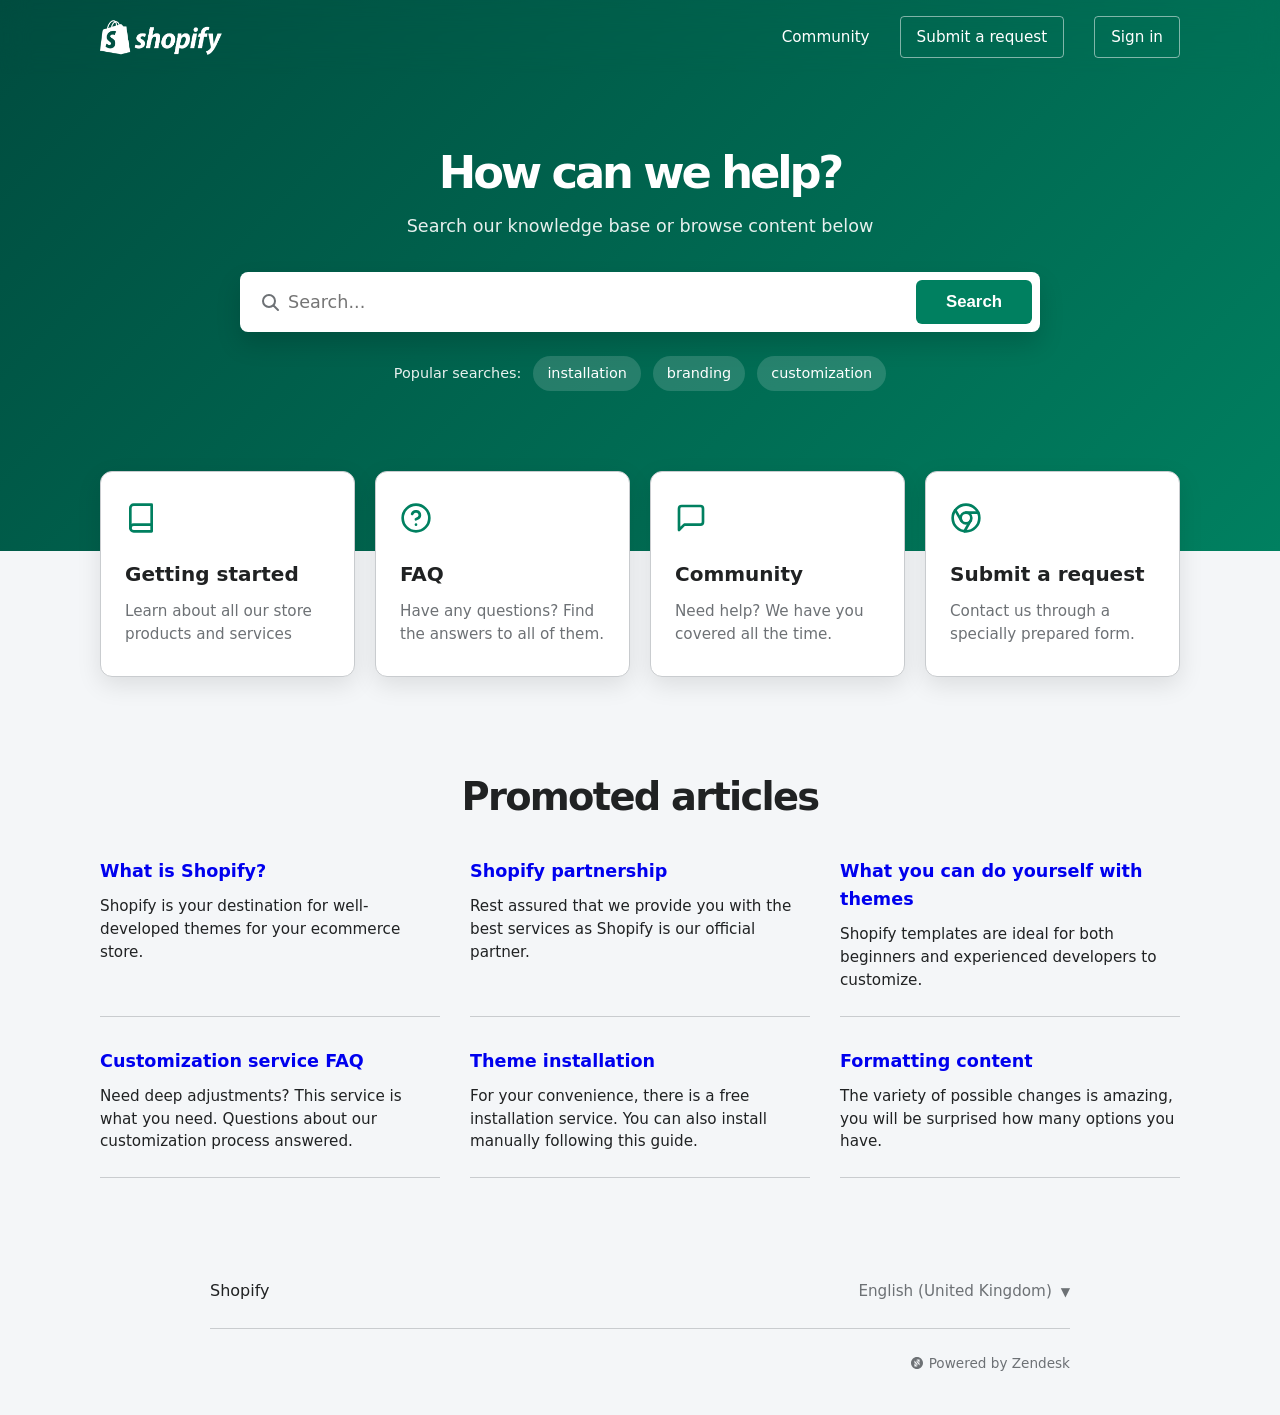
<file: index.html>
<!doctype html>
<html lang="en-GB">

<head>
  <meta charset="utf-8" />
  <meta name="viewport" content="width=device-width,initial-scale=1" />
  <title>Shopify Help Center</title>
  <link rel="stylesheet" href="assets/styles.css" />
</head>

<body>
  <a class="skip-link" href="#main">Skip to content</a>
  <header class="site-header site-header-dark" style="
        background: transparent;
        border: none;
        position: absolute;
        width: 100%;
      ">
    <nav class="nav nav-layout-alt" aria-label="Main" style="background: transparent; border: none">
      <a class="logo" href="index.html" style="color: #fff">
        <img src="assets/images/logo-white.png" alt="Shopify Logo" height="35" />
      </a>
      <div class="nav-links nav-links-alt nav-links-dark" style="color: #fff">
        <a href="#" style="color: #fff">Community</a>
        <a href="request.html" style="
              border: 1px solid rgba(255, 255, 255, 0.5);
              padding: 8px 16px;
              border-radius: 4px;
              color: #fff;
            ">Submit a request</a>
        <a href="#" style="
              border: 1px solid rgba(255, 255, 255, 0.5);
              padding: 8px 16px;
              border-radius: 4px;
              color: #fff;
            ">Sign in</a>
      </div>
    </nav>
  </header>
  <main id="main">
    <section class="hero-image-overlap">
      <div class="hero-overlap-content">
        <h1 style="
              color: #fff;
              text-align: center;
              font-size: 2.8rem;
              margin-bottom: 12px;
            ">
          How can we help?
        </h1>
        <p style="
              color: rgba(255, 255, 255, 0.9);
              text-align: center;
              margin-bottom: 32px;
              font-size: 1.1rem;
            ">
          Search our knowledge base or browse content below
        </p>

        <form class="hero-search-inline" data-search action="search.html">
          <svg class="search-icon" viewBox="0 0 20 20" fill="none" stroke="currentColor" stroke-width="2"
            stroke-linecap="round" stroke-linejoin="round">
            <circle cx="9" cy="9" r="6"></circle>
            <path d="M13.5 13.5L18 18"></path>
          </svg>
          <input type="search" placeholder="Search..." aria-label="Search" />
          <button type="submit" class="search-button-inline">Search</button>
        </form>

        <div class="popular-searches-inline">
          <span>Popular searches:</span>
          <a href="article.html" class="pill-dark">installation</a>
          <a href="article.html" class="pill-dark">branding</a>
          <a href="article.html" class="pill-dark">customization</a>
        </div>
      </div>
    </section>

    <section class="overlap-cards container">
      <div class="cards-grid-4">
        <a href="article.html" class="category-card-new">
          <div class="icon" style="color: var(--brand); margin-bottom: 16px">
            <svg width="32" height="32" viewBox="0 0 24 24" fill="none" stroke="currentColor" stroke-width="2"
              stroke-linecap="round" stroke-linejoin="round">
              <path d="M4 19.5A2.5 2.5 0 0 1 6.5 17H20"></path>
              <path d="M6.5 2H20v20H6.5A2.5 2.5 0 0 1 4 19.5v-15A2.5 2.5 0 0 1 6.5 2z"></path>
            </svg>
          </div>
          <h3>Getting started</h3>
          <p>Learn about all our store products and services</p>
        </a>
        <a href="article.html" class="category-card-new">
          <div class="icon" style="color: var(--brand); margin-bottom: 16px">
            <svg width="32" height="32" viewBox="0 0 24 24" fill="none" stroke="currentColor" stroke-width="2"
              stroke-linecap="round" stroke-linejoin="round">
              <circle cx="12" cy="12" r="10"></circle>
              <path d="M9.09 9a3 3 0 0 1 5.83 1c0 2-3 3-3 3"></path>
              <line x1="12" y1="17" x2="12.01" y2="17"></line>
            </svg>
          </div>
          <h3>FAQ</h3>
          <p>Have any questions? Find the answers to all of them.</p>
        </a>
        <a href="#" class="category-card-new">
          <div class="icon" style="color: var(--brand); margin-bottom: 16px">
            <svg width="32" height="32" viewBox="0 0 24 24" fill="none" stroke="currentColor" stroke-width="2"
              stroke-linecap="round" stroke-linejoin="round">
              <path d="M21 15a2 2 0 0 1-2 2H7l-4 4V5a2 2 0 0 1 2-2h14a2 2 0 0 1 2 2z"></path>
            </svg>
          </div>
          <h3>Community</h3>
          <p>Need help? We have you covered all the time.</p>
        </a>
        <a href="request.html" class="category-card-new">
          <div class="icon" style="color: var(--brand); margin-bottom: 16px">
            <svg width="32" height="32" viewBox="0 0 24 24" fill="none" stroke="currentColor" stroke-width="2"
              stroke-linecap="round" stroke-linejoin="round">
              <circle cx="12" cy="12" r="10"></circle>
              <circle cx="12" cy="12" r="4"></circle>
              <line x1="21.17" y1="8" x2="12" y2="8"></line>
              <line x1="3.95" y1="6.06" x2="8.54" y2="14"></line>
              <line x1="10.88" y1="21.94" x2="15.46" y2="14"></line>
            </svg>
          </div>
          <h3>Submit a request</h3>
          <p>Contact us through a specially prepared form.</p>
        </a>
      </div>
    </section>

    <section class="promoted-section container" style="padding: 60px 20px">
      <h2 class="section-title-center" style="text-align: center; margin-bottom: 40px">
        Promoted articles
      </h2>

      <div class="promoted-grid-3">
        <div class="promoted-article">
          <a href="article.html" class="promoted-title">What is Shopify?</a>
          <p class="promoted-snippet">
            Shopify is your destination for well-developed themes for your
            ecommerce store.
          </p>
        </div>
        <div class="promoted-article">
          <a href="article.html" class="promoted-title">Shopify partnership</a>
          <p class="promoted-snippet">
            Rest assured that we provide you with the best services as Shopify
            is our official partner.
          </p>
        </div>
        <div class="promoted-article">
          <a href="article.html" class="promoted-title">What you can do yourself with themes</a>
          <p class="promoted-snippet">
            Shopify templates are ideal for both beginners and experienced
            developers to customize.
          </p>
        </div>
        <div class="promoted-article">
          <a href="article.html" class="promoted-title">Customization service FAQ</a>
          <p class="promoted-snippet">
            Need deep adjustments? This service is what you need. Questions
            about our customization process answered.
          </p>
        </div>
        <div class="promoted-article">
          <a href="article.html" class="promoted-title">Theme installation</a>
          <p class="promoted-snippet">
            For your convenience, there is a free installation service. You
            can also install manually following this guide.
          </p>
        </div>
        <div class="promoted-article">
          <a href="article.html" class="promoted-title">Formatting content</a>
          <p class="promoted-snippet">
            The variety of possible changes is amazing, you will be surprised
            how many options you have.
          </p>
        </div>
      </div>
    </section>
  </main>

  <footer class="site-footer">
    <div class="footer-inner footer-inner-alt">
      <span>Shopify</span>
      <div class="footer-right">
        <span class="language-selector">English (United Kingdom) <span class="arrow">&#x25BC;</span></span>
      </div>
    </div>
    <div class="powered-by powered-by-alt">
      <a href="https://www.zendesk.com">
        <svg viewBox="0 0 26 26" width="12" height="12">
          <path
            d="M13 0C5.8 0 0 5.8 0 13s5.8 13 13 13 13-5.8 13-13S20.2 0 13 0zm5.6 18.2L12 11V7l6.6 7.2v4zm0-5.8L12 5.2h6.6v7.2zM7.4 7.8L14 15v4L7.4 11.8v-4zm0 5.8l6.6 7.2H7.4V13.6z"
            fill="currentColor" />
        </svg>
        Powered by Zendesk
      </a>
    </div>
  </footer>
  <script src="assets/script.js"></script>
</body>

</html>
</file>
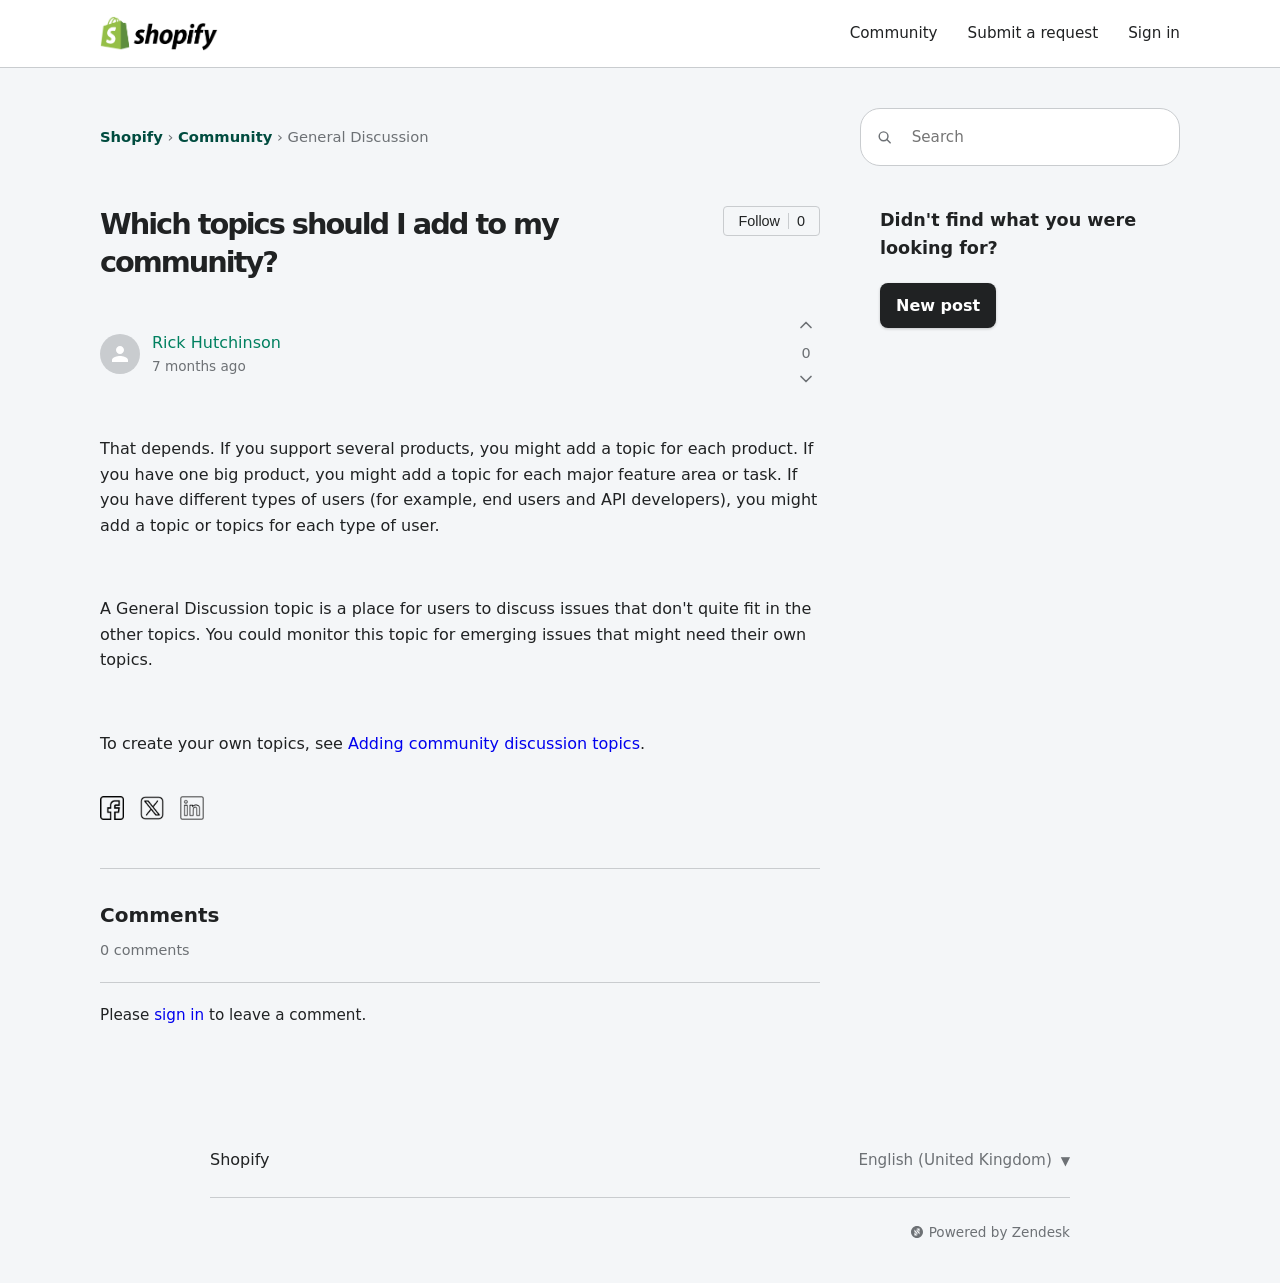
<file: article.html>
<!doctype html>
<html lang="en-GB">
  <head>
    <meta charset="utf-8" />
    <meta name="viewport" content="width=device-width,initial-scale=1" />
    <title>Adding products to your store | Shopify Help Center</title>
    <link rel="stylesheet" href="assets/styles.css" />
  </head>
  <body>
    <a class="skip-link" href="#main">Skip to content</a>
    <header class="site-header">
      <nav class="nav nav-layout-alt" aria-label="Main">
        <a class="logo" href="index.html">
          <img
            src="assets/images/logo-dark.png"
            alt="Shopify Logo"
            height="35"
          />
        </a>
        <div class="nav-links nav-links-alt">
          <a href="#">Community</a>
          <a href="request.html">Submit a request</a>
          <a href="#">Sign in</a>
        </div>
      </nav>
    </header>
    <main id="main" class="container">
      <div class="article-subheader">
        <div class="breadcrumbs breadcrumbs-alt">
          <a href="index.html">Shopify</a> <span class="divider">›</span>
          <a href="#">Community</a> <span class="divider">›</span>
          General Discussion
        </div>
        <form class="article-search" action="search.html">
          <svg
            class="search-icon"
            viewBox="0 0 20 20"
            fill="none"
            stroke="currentColor"
            stroke-width="2"
            stroke-linecap="round"
            stroke-linejoin="round"
          >
            <circle cx="9" cy="9" r="6"></circle>
            <path d="M13.5 13.5L18 18"></path>
          </svg>
          <input type="search" placeholder="Search" aria-label="Search" />
        </form>
      </div>

      <div class="article-layout-new">
        <article class="article-content">
          <div class="article-header">
            <h1 class="article-title">
              Which topics should I add to my community?
            </h1>
            <button class="button-outline follow-btn">
              Follow <span class="follow-count">0</span>
            </button>
          </div>

          <div class="article-meta-block">
            <div class="author-info">
              <div class="author-avatar">
                <svg viewBox="0 0 24 24" fill="currentColor">
                  <path
                    d="M12 12c2.21 0 4-1.79 4-4s-1.79-4-4-4-4 1.79-4 4 1.79 4 4 4zm0 2c-2.67 0-8 1.34-8 4v2h16v-2c0-2.66-5.33-4-8-4z"
                  />
                </svg>
              </div>
              <div class="author-details">
                <a href="#" class="author-name">Rick Hutchinson</a>
                <span class="article-date">7 months ago</span>
              </div>
            </div>
            <div class="article-voting">
              <button aria-label="Upvote" class="vote-btn">
                <svg
                  viewBox="0 0 24 24"
                  fill="none"
                  stroke="currentColor"
                  stroke-width="2"
                  stroke-linecap="round"
                  stroke-linejoin="round"
                >
                  <polyline points="18 15 12 9 6 15"></polyline>
                </svg>
              </button>
              <span class="vote-count">0</span>
              <button aria-label="Downvote" class="vote-btn">
                <svg
                  viewBox="0 0 24 24"
                  fill="none"
                  stroke="currentColor"
                  stroke-width="2"
                  stroke-linecap="round"
                  stroke-linejoin="round"
                >
                  <polyline points="6 9 12 15 18 9"></polyline>
                </svg>
              </button>
            </div>
          </div>

          <div class="article-body">
            <p>
              That depends. If you support several products, you might add a
              topic for each product. If you have one big product, you might add
              a topic for each major feature area or task. If you have different
              types of users (for example, end users and API developers), you
              might add a topic or topics for each type of user.
            </p>
            <br />
            <p>
              A General Discussion topic is a place for users to discuss issues
              that don't quite fit in the other topics. You could monitor this
              topic for emerging issues that might need their own topics.
            </p>
            <br />
            <p>
              To create your own topics, see
              <a href="#">Adding community discussion topics</a>.
            </p>
          </div>

          <div class="article-share">
            <a href="#" aria-label="Share on Facebook">
              <img
                src="assets/images/facebook.png"
                alt="Facebook"
                width="24"
                height="24"
              />
            </a>
            <a href="#" aria-label="Share on X">
              <img
                src="assets/images/twitter.png"
                alt="X (Twitter)"
                width="24"
                height="24"
              />
            </a>
            <a href="#" aria-label="Share on LinkedIn">
              <img
                src="assets/images/linkedin.png"
                alt="LinkedIn"
                width="24"
                height="24"
              />
            </a>
          </div>

          <hr class="article-divider" />

          <div class="article-comments">
            <h3>Comments</h3>
            <p class="comments-meta">0 comments</p>
            <hr class="article-divider" style="margin: 20px 0" />
            <div class="comments-login">
              Please <a href="#">sign in</a> to leave a comment.
            </div>
          </div>
        </article>

        <aside class="article-sidebar-new">
          <h3>Didn't find what you were looking for?</h3>
          <a href="request.html" class="button">New post</a>
        </aside>
      </div>
    </main>
    <footer class="site-footer">
      <div class="footer-inner footer-inner-alt">
        <span>Shopify</span>
        <div class="footer-right">
          <span class="language-selector"
            >English (United Kingdom) <span class="arrow">&#x25BC;</span></span
          >
        </div>
      </div>
      <div class="powered-by powered-by-alt">
        <a href="https://www.zendesk.com">
          <svg viewBox="0 0 26 26" width="12" height="12">
            <path
              d="M13 0C5.8 0 0 5.8 0 13s5.8 13 13 13 13-5.8 13-13S20.2 0 13 0zm5.6 18.2L12 11V7l6.6 7.2v4zm0-5.8L12 5.2h6.6v7.2zM7.4 7.8L14 15v4L7.4 11.8v-4zm0 5.8l6.6 7.2H7.4V13.6z"
              fill="currentColor"
            />
          </svg>
          Powered by Zendesk
        </a>
      </div>
    </footer>
  </body>
</html>
</file>
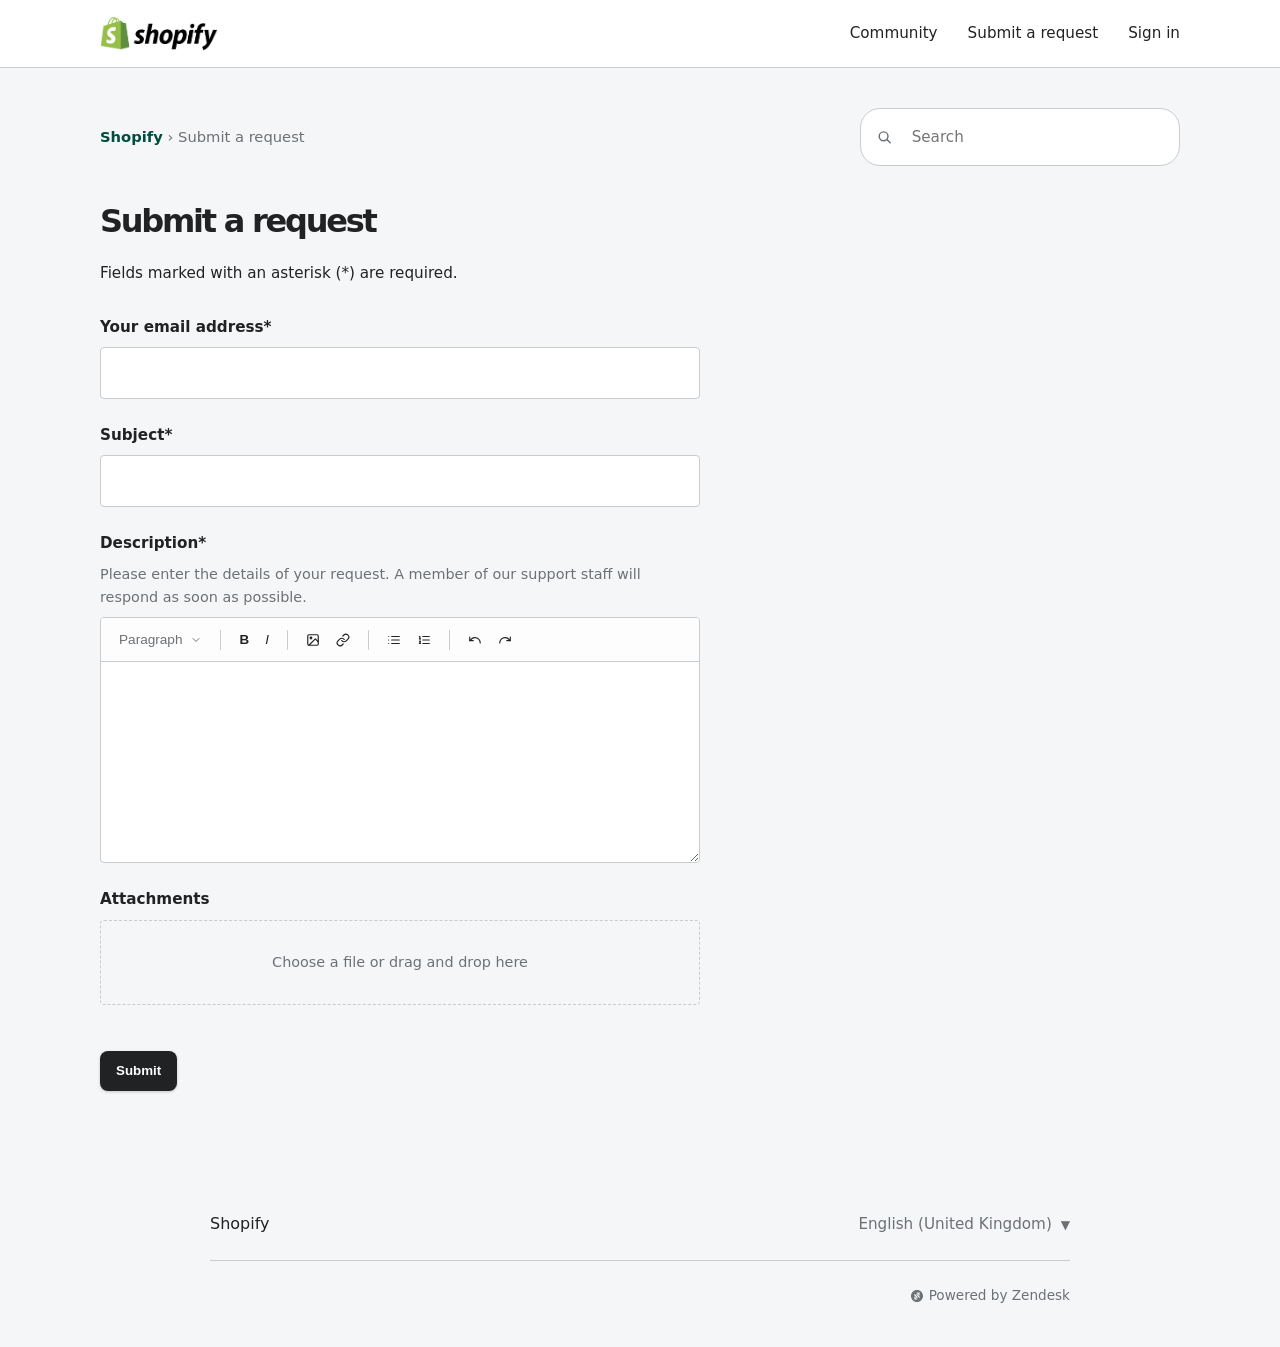
<file: request.html>
<!doctype html>
<html lang="en-GB">
  <head>
    <meta charset="utf-8" />
    <meta name="viewport" content="width=device-width,initial-scale=1" />
    <title>Submit a request | Shopify Help Center</title>
    <link rel="stylesheet" href="assets/styles.css" />
  </head>

  <body>
    <a class="skip-link" href="#main">Skip to content</a>
    <header class="site-header">
      <nav class="nav nav-layout-alt" aria-label="Main">
        <a class="logo" href="index.html">
          <img
            src="assets/images/logo-dark.png"
            alt="Shopify Logo"
            height="35"
          />
        </a>
        <div class="nav-links nav-links-alt">
          <a href="#">Community</a>
          <a href="request.html">Submit a request</a>
          <a href="#">Sign in</a>
        </div>
      </nav>
    </header>
    <main id="main" class="container">
      <div class="article-subheader">
        <div class="breadcrumbs breadcrumbs-alt">
          <a href="index.html">Shopify</a> <span class="divider">›</span>
          Submit a request
        </div>
        <form class="article-search" action="search.html">
          <svg
            class="search-icon"
            viewBox="0 0 20 20"
            fill="none"
            stroke="currentColor"
            stroke-width="2"
            stroke-linecap="round"
            stroke-linejoin="round"
          >
            <circle cx="9" cy="9" r="6"></circle>
            <path d="M13.5 13.5L18 18"></path>
          </svg>
          <input type="search" placeholder="Search" aria-label="Search" />
        </form>
      </div>

      <div class="request-layout-new">
        <h1 class="request-title">Submit a request</h1>
        <p class="request-required-text">
          Fields marked with an asterisk (*) are required.
        </p>

        <form data-request-form novalidate class="request-form-new">
          <div class="field-new">
            <label for="email">Your email address*</label>
            <input
              id="email"
              name="email"
              type="email"
              autocomplete="email"
              required
            />
          </div>

          <div class="field-new">
            <label for="subject">Subject*</label>
            <input id="subject" name="subject" required />
          </div>

          <div class="field-new">
            <label for="message">Description*</label>
            <p class="hint-new">
              Please enter the details of your request. A member of our support
              staff will respond as soon as possible.
            </p>
            <div class="wysiwyg-editor">
              <div class="wysiwyg-toolbar">
                <button
                  type="button"
                  class="toolbar-btn text-dropdown"
                  data-command="formatBlock"
                  data-value="P"
                >
                  Paragraph
                  <svg
                    viewBox="0 0 24 24"
                    width="12"
                    height="12"
                    fill="none"
                    stroke="currentColor"
                    stroke-width="2"
                    stroke-linecap="round"
                    stroke-linejoin="round"
                  >
                    <polyline points="6 9 12 15 18 9"></polyline>
                  </svg>
                </button>
                <div class="toolbar-divider"></div>
                <button
                  type="button"
                  class="toolbar-btn"
                  aria-label="Bold"
                  data-command="bold"
                >
                  <strong>B</strong>
                </button>
                <button
                  type="button"
                  class="toolbar-btn"
                  aria-label="Italic"
                  data-command="italic"
                >
                  <em>I</em>
                </button>
                <div class="toolbar-divider"></div>
                <button
                  type="button"
                  class="toolbar-btn"
                  aria-label="Insert Image"
                  data-command="insertImage"
                >
                  <svg
                    viewBox="0 0 24 24"
                    width="14"
                    height="14"
                    fill="none"
                    stroke="currentColor"
                    stroke-width="2"
                    stroke-linecap="round"
                    stroke-linejoin="round"
                  >
                    <rect
                      x="3"
                      y="3"
                      width="18"
                      height="18"
                      rx="2"
                      ry="2"
                    ></rect>
                    <circle cx="8.5" cy="8.5" r="1.5"></circle>
                    <polyline points="21 15 16 10 5 21"></polyline>
                  </svg>
                </button>
                <button
                  type="button"
                  class="toolbar-btn"
                  aria-label="Link"
                  data-command="createLink"
                >
                  <svg
                    viewBox="0 0 24 24"
                    width="14"
                    height="14"
                    fill="none"
                    stroke="currentColor"
                    stroke-width="2"
                    stroke-linecap="round"
                    stroke-linejoin="round"
                  >
                    <path
                      d="M10 13a5 5 0 0 0 7.54.54l3-3a5 5 0 0 0-7.07-7.07l-1.72 1.71"
                    ></path>
                    <path
                      d="M14 11a5 5 0 0 0-7.54-.54l-3 3a5 5 0 0 0 7.07 7.07l1.71-1.71"
                    ></path>
                  </svg>
                </button>
                <div class="toolbar-divider"></div>
                <button
                  type="button"
                  class="toolbar-btn"
                  aria-label="Bulleted List"
                  data-command="insertUnorderedList"
                >
                  <svg
                    viewBox="0 0 24 24"
                    width="14"
                    height="14"
                    fill="none"
                    stroke="currentColor"
                    stroke-width="2"
                    stroke-linecap="round"
                    stroke-linejoin="round"
                  >
                    <line x1="8" y1="6" x2="21" y2="6"></line>
                    <line x1="8" y1="12" x2="21" y2="12"></line>
                    <line x1="8" y1="18" x2="21" y2="18"></line>
                    <line x1="3" y1="6" x2="3.01" y2="6"></line>
                    <line x1="3" y1="12" x2="3.01" y2="12"></line>
                    <line x1="3" y1="18" x2="3.01" y2="18"></line>
                  </svg>
                </button>
                <button
                  type="button"
                  class="toolbar-btn"
                  aria-label="Numbered List"
                  data-command="insertOrderedList"
                >
                  <svg
                    viewBox="0 0 24 24"
                    width="14"
                    height="14"
                    fill="none"
                    stroke="currentColor"
                    stroke-width="2"
                    stroke-linecap="round"
                    stroke-linejoin="round"
                  >
                    <line x1="10" y1="6" x2="21" y2="6"></line>
                    <line x1="10" y1="12" x2="21" y2="12"></line>
                    <line x1="10" y1="18" x2="21" y2="18"></line>
                    <path d="M4 6h1v4"></path>
                    <path d="M4 10h2"></path>
                    <path d="M6 18H4c0-1 2-2 2-3s-1-1.5-2-1"></path>
                  </svg>
                </button>
                <div class="toolbar-divider"></div>
                <button
                  type="button"
                  class="toolbar-btn"
                  aria-label="Undo"
                  data-command="undo"
                >
                  <svg
                    viewBox="0 0 24 24"
                    width="14"
                    height="14"
                    fill="none"
                    stroke="currentColor"
                    stroke-width="2"
                    stroke-linecap="round"
                    stroke-linejoin="round"
                  >
                    <path d="M3 7v6h6"></path>
                    <path d="M21 17a9 9 0 0 0-9-9 9 9 0 0 0-6 2.3L3 13"></path>
                  </svg>
                </button>
                <button
                  type="button"
                  class="toolbar-btn"
                  aria-label="Redo"
                  data-command="redo"
                >
                  <svg
                    viewBox="0 0 24 24"
                    width="14"
                    height="14"
                    fill="none"
                    stroke="currentColor"
                    stroke-width="2"
                    stroke-linecap="round"
                    stroke-linejoin="round"
                  >
                    <path d="M21 7v6h-6"></path>
                    <path d="M3 17a9 9 0 0 1 9-9 9 9 0 0 1 6 2.3l3 2.7"></path>
                  </svg>
                </button>
              </div>
              <div
                class="wysiwyg-content"
                contenteditable="true"
                role="textbox"
                aria-multiline="true"
              ></div>
              <textarea
                id="message"
                name="message"
                class="wysiwyg-textarea-hidden"
                required
              ></textarea>
            </div>
          </div>

          <div class="field-new">
            <label>Attachments</label>
            <div class="attachment-dropzone" id="dropzone">
              Choose a file or drag and drop here
              <input
                type="file"
                id="fileInput"
                multiple
                style="display: none"
              />
            </div>
            <div id="fileList" class="file-list"></div>
          </div>

          <div
            class="field-new"
            style="margin-top: 10px; align-items: flex-start"
          >
            <button class="button" type="submit">Submit</button>
          </div>
        </form>
      </div>
    </main>
    <footer class="site-footer">
      <div class="footer-inner footer-inner-alt">
        <span>Shopify</span>
        <div class="footer-right">
          <span class="language-selector"
            >English (United Kingdom) <span class="arrow">&#x25BC;</span></span
          >
        </div>
      </div>
      <div class="powered-by powered-by-alt">
        <a href="https://www.zendesk.com">
          <svg viewBox="0 0 26 26" width="12" height="12">
            <path
              d="M13 0C5.8 0 0 5.8 0 13s5.8 13 13 13 13-5.8 13-13S20.2 0 13 0zm5.6 18.2L12 11V7l6.6 7.2v4zm0-5.8L12 5.2h6.6v7.2zM7.4 7.8L14 15v4L7.4 11.8v-4zm0 5.8l6.6 7.2H7.4V13.6z"
              fill="currentColor"
            />
          </svg>
          Powered by Zendesk
        </a>
      </div>
    </footer>
    <script src="assets/script.js"></script>
  </body>
</html>
</file>
<file: assets/styles.css>
:root {
  --bg: #f4f6f8;
  --surface: #ffffff;
  --surface-2: #f3fdf8;
  --text: #202223;
  --muted: #6d7175;
  --brand: #008060;
  --brand-dark: #004c3f;
  --accent: #008060;
  --border: #c9cccf;
  --shadow: 0 4px 12px rgba(32, 34, 35, 0.08);
  --radius: 12px;
  --max: 1120px;
  font-family:
    Inter,
    ui-sans-serif,
    system-ui,
    -apple-system,
    BlinkMacSystemFont,
    "Segoe UI",
    sans-serif;
}

* {
  box-sizing: border-box;
}

html {
  scroll-behavior: smooth;
}

body {
  margin: 0;
  background: var(--bg);
  color: var(--text);
  line-height: 1.6;
}

a {
  color: inherit;
  text-decoration: none;
}

a:hover {
  text-decoration: underline;
  text-underline-offset: 4px;
}

.skip-link {
  position: absolute;
  left: -999px;
  top: 8px;
  background: #fff;
  padding: 10px 14px;
  border-radius: 12px;
  z-index: 20;
}

.skip-link:focus {
  left: 12px;
  box-shadow: var(--shadow);
}

.site-header {
  position: sticky;
  top: 0;
  z-index: 10;
  background: rgb(255, 255, 255);
  backdrop-filter: blur(14px);
  border-bottom: 1px solid var(--border);
}

.nav {
  max-width: var(--max);
  margin: auto;
  padding: 16px 20px;
  display: flex;
  align-items: center;
  justify-content: space-between;
  gap: 20px;
}

.logo {
  display: flex;
  align-items: center;
  gap: 10px;
  font-weight: 900;
  letter-spacing: -0.04em;
  font-size: 1.25rem;
}

.nav-links {
  display: flex;
  align-items: center;
  gap: 18px;
  font-weight: 700;
  color: var(--muted);
}

.nav-links a[aria-current="page"] {
  color: var(--text);
}

.button {
  display: inline-flex;
  align-items: center;
  justify-content: center;
  gap: 8px;
  border: 0;
  border-radius: 8px;
  font-weight: 600;
  padding: 10px 16px;
  cursor: pointer;
  transition: 0.2s ease;
  min-height: 40px;
}

.button {
  background: var(--text);
  color: #fff;
  box-shadow: 0 1px 3px rgba(0, 0, 0, 0.2);
}

.button:hover {
  background: var(--brand-dark);
  text-decoration: none;
  transform: translateY(-1px);
}

.container {
  max-width: var(--max);
  margin: auto;
  padding: 0 20px;
}

h1 {
  font-size: clamp(2.2rem, 6vw, 4.8rem);
  line-height: 0.95;
  letter-spacing: -0.07em;
  margin: 12px 0 18px;
}

h2 {
  font-size: clamp(1.7rem, 3vw, 2.4rem);
  line-height: 1.05;
  letter-spacing: -0.045em;
  margin: 0;
}

.cta .button {
  background: #fff;
  color: var(--text);
}

.breadcrumbs {
  font-size: 0.92rem;
  color: var(--muted);
  margin: 30px 0 18px;
}

.breadcrumbs a {
  color: var(--brand-dark);
  font-weight: 800;
}

label {
  font-weight: 900;
}

input,
select,
textarea {
  width: 100%;
  border: 1px solid var(--border);
  border-radius: 8px;
  padding: 10px 12px;
  background: #fff;
  font: inherit;
  color: var(--text);
}

textarea {
  min-height: 150px;
  resize: vertical;
}


.footer-inner {
  max-width: var(--max);
  margin: auto;
  display: flex;
  justify-content: space-between;
  gap: 20px;
  flex-wrap: wrap;
}

@media (max-width: 850px) {
  .nav-links {
    gap: 10px;
    font-size: 0.92rem;
  }

  .nav-links .hide-small {
    display: none;
  }
}

@media (max-width: 560px) {
  .nav {
    flex-direction: column;
    align-items: center;
    justify-content: center;
    gap: 16px;
    padding: 16px;
  }

  .nav-links,
  .nav-links-alt {
    width: 100%;
    justify-content: center;
    flex-wrap: wrap;
    gap: 12px;
  }

  .button {
    width: 100%;
  }

  .logo span:last-child {
    display: none;
  }
}

.nav-layout-alt {
  padding: 16px 20px;
  background: var(--surface);
}

.nav-links-alt {
  gap: 30px;
  font-weight: 500;
  font-size: 0.95rem;
  color: var(--text);
}

.nav-links-alt a:hover {
  color: var(--brand);
  text-decoration: none;
}

.search-icon {
  width: 20px;
  height: 20px;
  color: var(--muted);
}

.site-footer {
  padding: 40px 20px;
  max-width: 900px;
  margin: 0 auto;
}

.footer-inner-alt {
  display: flex;
  justify-content: space-between;
  border-bottom: 1px solid var(--border);
  padding-bottom: 24px;
}

.language-selector {
  color: var(--muted);
  cursor: pointer;
  font-size: 0.95rem;
  transition: color 0.2s ease;
}

.language-selector:hover {
  color: var(--brand);
}

.language-selector .arrow {
  font-size: 0.8em;
  margin-left: 4px;
}

.powered-by-alt {
  margin-top: 24px;
}

.powered-by-alt a {
  display: flex;
  align-items: center;
  justify-content: flex-end;
  gap: 6px;
  color: var(--muted);
  text-decoration: none;
  font-size: 0.85rem;
  transition: color 0.2s ease;
}

.powered-by-alt a:hover {
  color: var(--brand);
}

.powered-by-alt svg {
  margin-top: -1px;
}

.hero-image-overlap {
  position: relative;
  background: linear-gradient(135deg, #004c3f 0%, #008060 100%);
  padding: 140px 20px 160px;
  display: flex;
  justify-content: center;
}

.hero-overlap-content {
  width: 100%;
  max-width: 800px;
  position: relative;
  z-index: 2;
}

.hero-search-inline {
  display: flex;
  align-items: center;
  background: #fff;
  border-radius: 8px;
  padding: 8px 8px 8px 20px;
  box-shadow: 0 12px 24px rgba(0, 0, 0, 0.15);
  margin-bottom: 24px;
}

.hero-search-inline input {
  flex: 1;
  border: none;
  font-size: 1.1rem;
  padding: 8px;
  outline: none;
  background: transparent;
  color: var(--text);
}

.search-button-inline {
  background: var(--brand);
  color: #fff;
  border: none;
  border-radius: 6px;
  padding: 12px 30px;
  font-weight: 600;
  cursor: pointer;
  transition: background 0.2s;
  font-size: 1.05rem;
}

.search-button-inline:hover {
  background: var(--brand-dark);
}

.popular-searches-inline {
  display: flex;
  justify-content: center;
  align-items: center;
  gap: 12px;
  color: rgba(255, 255, 255, 0.9);
  font-size: 0.9rem;
}

.pill-dark {
  background: rgba(255, 255, 255, 0.15);
  color: #fff;
  padding: 6px 14px;
  border-radius: 999px;
  text-decoration: none;
  transition: background 0.2s;
}

.pill-dark:hover {
  background: rgba(255, 255, 255, 0.25);
  color: #fff;
  text-decoration: none;
}

.cards-grid-4 {
  display: grid;
  grid-template-columns: repeat(4, 1fr);
  gap: 20px;
  margin-top: -80px;

  position: relative;
  z-index: 10;
  padding-bottom: 40px;
}

.category-card-new {
  background: #fff;
  border-radius: 12px;
  padding: 30px 24px;
  text-decoration: none;
  color: var(--text);
  box-shadow: 0 8px 24px rgba(0, 0, 0, 0.1);
  transition:
    transform 0.2s,
    box-shadow 0.2s;
  border: 1px solid var(--border);
}

.category-card-new h3 {
  font-size: 1.25rem;
  margin: 0 0 10px;
}

.category-card-new p {
  color: var(--muted);
  font-size: 0.95rem;
  margin: 0;
  line-height: 1.5;
}

.category-card-new:hover {
  transform: translateY(-4px);
  box-shadow: 0 12px 32px rgba(0, 0, 0, 0.15);
  text-decoration: none;
  border-color: var(--brand);
}

.promoted-grid-3 {
  display: grid;
  grid-template-columns: repeat(3, 1fr);
  gap: 30px;
}

.promoted-article {
  border-bottom: 1px solid var(--border);
  padding-bottom: 24px;
}

.promoted-title {
  color: #0000ee;
  font-weight: 600;
  font-size: 1.1rem;
  display: block;
  margin-bottom: 10px;
}

.promoted-title:hover {
  text-decoration: underline;
}

.promoted-snippet {
  color: var(--text);
  font-size: 0.95rem;
  margin: 0;
  line-height: 1.5;
}

@media (max-width: 1000px) {
  .cards-grid-4 {
    grid-template-columns: repeat(2, 1fr);
    margin-top: -60px;
  }

  .promoted-grid-3 {
    grid-template-columns: repeat(2, 1fr);
  }
}

@media (max-width: 600px) {
  .cards-grid-4 {
    grid-template-columns: 1fr;
    margin-top: -40px;
  }

  .promoted-grid-3 {
    grid-template-columns: 1fr;
  }

  .popular-searches-inline {
    flex-wrap: wrap;
  }
}

.article-subheader {
  display: flex;
  justify-content: space-between;
  align-items: center;
  margin: 40px 0;
  gap: 20px;
}

.breadcrumbs-alt {
  margin: 0;
}

.article-search {
  display: flex;
  align-items: center;
  background: #fff;
  border: 1px solid var(--border);
  border-radius: 20px;
  padding: 6px 16px;
  width: 100%;
  max-width: 320px;
}

.article-search .search-icon {
  width: 16px;
  height: 16px;
  margin-right: 8px;
  color: var(--muted);
}

.article-search input {
  border: none;
  background: transparent;
  width: 100%;
  font-size: 0.95rem;
  outline: none;
}

.article-layout-new {
  display: grid;
  grid-template-columns: 1fr 300px;
  gap: 60px;
  align-items: start;
  margin-bottom: 80px;
}

.article-header {
  display: flex;
  justify-content: space-between;
  align-items: flex-start;
  gap: 20px;
  margin-bottom: 30px;
}

.article-title {
  margin: 0;
  font-size: 1.8rem;
  line-height: 1.3;
}

.button-outline {
  border: 1px solid var(--border);
  background: transparent;
  color: var(--text);
  padding: 6px 14px;
  border-radius: 4px;
  cursor: pointer;
  font-size: 0.9rem;
  display: flex;
  align-items: center;
  gap: 8px;
}

.button-outline:hover {
  background: var(--surface-2);
}

.follow-count {
  border-left: 1px solid var(--border);
  padding-left: 8px;
}

.article-meta-block {
  display: flex;
  justify-content: space-between;
  align-items: center;
  margin-bottom: 40px;
}

.author-info {
  display: flex;
  align-items: center;
  gap: 12px;
}

.author-avatar {
  width: 40px;
  height: 40px;
  border-radius: 50%;
  background: var(--border);
  color: #fff;
  display: flex;
  align-items: center;
  justify-content: center;
}

.author-avatar svg {
  width: 24px;
  height: 24px;
}

.author-details {
  display: flex;
  flex-direction: column;
}

.author-name {
  color: var(--brand);
  font-weight: 500;
  text-decoration: none;
}

.author-name:hover {
  text-decoration: underline;
}

.article-date {
  color: var(--muted);
  font-size: 0.85rem;
}

.article-voting {
  display: flex;
  flex-direction: column;
  align-items: center;
  color: var(--muted);
}

.vote-btn {
  background: transparent;
  border: none;
  cursor: pointer;
  color: inherit;
  padding: 4px;
}

.vote-btn svg {
  width: 20px;
  height: 20px;
}

.vote-count {
  font-size: 0.9rem;
  font-weight: 500;
}

.article-body {
  font-size: 1rem;
  line-height: 1.6;
  color: var(--text);
  margin-bottom: 40px;
}

.article-body a {
  color: #0000ee;
  text-decoration: none;
}

.article-body a:hover {
  text-decoration: underline;
}

.article-share {
  display: flex;
  gap: 16px;
  margin-bottom: 40px;
}

.article-share a {
  color: var(--muted);
  transition: color 0.2s;
}

.article-share a svg {
  width: 20px;
  height: 20px;
}

.article-share a:hover {
  color: var(--text);
}

.article-divider {
  border: none;
  border-top: 1px solid var(--border);
  margin: 0 0 30px;
}

.article-comments h3 {
  font-size: 1.25rem;
  margin: 0 0 8px;
}

.comments-meta {
  color: var(--muted);
  font-size: 0.9rem;
  margin: 0;
}

.comments-login {
  color: var(--text);
  font-size: 0.95rem;
}

.comments-login a {
  color: #0000ee;
  text-decoration: none;
}

.comments-login a:hover {
  text-decoration: underline;
}

.article-sidebar-new h3 {
  font-size: 1.1rem;
  margin: 0 0 20px;
}

@media (max-width: 900px) {
  .article-layout-new {
    grid-template-columns: 1fr;
    gap: 40px;
  }
}

@media (max-width: 600px) {
  .article-subheader {
    flex-direction: column;
    align-items: flex-start;
  }

  .article-search {
    max-width: 100%;
  }
}

.request-layout-new {
  max-width: 600px;
  margin-bottom: 80px;
}

.request-title {
  font-size: 2rem;
  margin: 0 0 24px;
}

.request-required-text {
  font-size: 0.95rem;
  color: var(--text);
  margin: 0 0 30px;
}

.request-form-new {
  display: flex;
  flex-direction: column;
  gap: 24px;
}

.field-new {
  display: flex;
  flex-direction: column;
}

.field-new label {
  font-weight: 600;
  font-size: 0.95rem;
  margin-bottom: 8px;
  color: var(--text);
}

.field-new input {
  padding: 12px;
  border: 1px solid var(--border);
  border-radius: 4px;
  font-size: 1rem;
  font-family: inherit;
  transition:
    border-color 0.2s,
    box-shadow 0.2s;
}

.field-new input:focus {
  outline: none;
  border-color: var(--brand);
  box-shadow: 0 0 0 2px rgba(0, 128, 96, 0.2);
}

.hint-new {
  font-size: 0.9rem;
  color: var(--muted);
  margin: 0 0 8px;
}

.wysiwyg-editor {
  border: 1px solid var(--border);
  border-radius: 4px;
  overflow: hidden;
  display: flex;
  flex-direction: column;
  background: #fff;
}

.wysiwyg-editor:focus-within {
  border-color: var(--brand);
  box-shadow: 0 0 0 2px rgba(0, 128, 96, 0.2);
}

.wysiwyg-toolbar {
  display: flex;
  align-items: center;
  flex-wrap: wrap;
  padding: 8px 12px;
  border-bottom: 1px solid var(--border);
  background: #fdfdfd;
  gap: 4px;
}

.toolbar-btn {
  background: transparent;
  border: none;
  cursor: pointer;
  color: var(--text);
  padding: 6px;
  border-radius: 4px;
  display: flex;
  align-items: center;
  justify-content: center;
}

.toolbar-btn:hover {
  background: var(--surface-2);
}

.text-dropdown {
  font-size: 0.85rem;
  gap: 8px;
  color: var(--muted);
}

.toolbar-divider {
  width: 1px;
  height: 20px;
  background: var(--border);
  margin: 0 8px;
}

.attachment-dropzone {
  border: 1px dashed var(--border);
  border-radius: 4px;
  padding: 30px;
  text-align: center;
  color: var(--muted);
  font-size: 0.9rem;
  cursor: pointer;
  transition: border-color 0.2s;
}

.attachment-dropzone:hover {
  border-color: var(--brand);
}

.attachment-dropzone.dragover {
  border-color: var(--brand);
  background-color: var(--surface-2);
}

.file-list {
  display: flex;
  flex-direction: column;
  gap: 8px;
  margin-top: 12px;
}

.wysiwyg-content {
  padding: 12px;
  font-size: 1rem;
  font-family: inherit;
  min-height: 200px;
  resize: vertical;
  outline: none;
  overflow-y: auto;
}

.wysiwyg-textarea-hidden {
  display: none;
}
</file>
